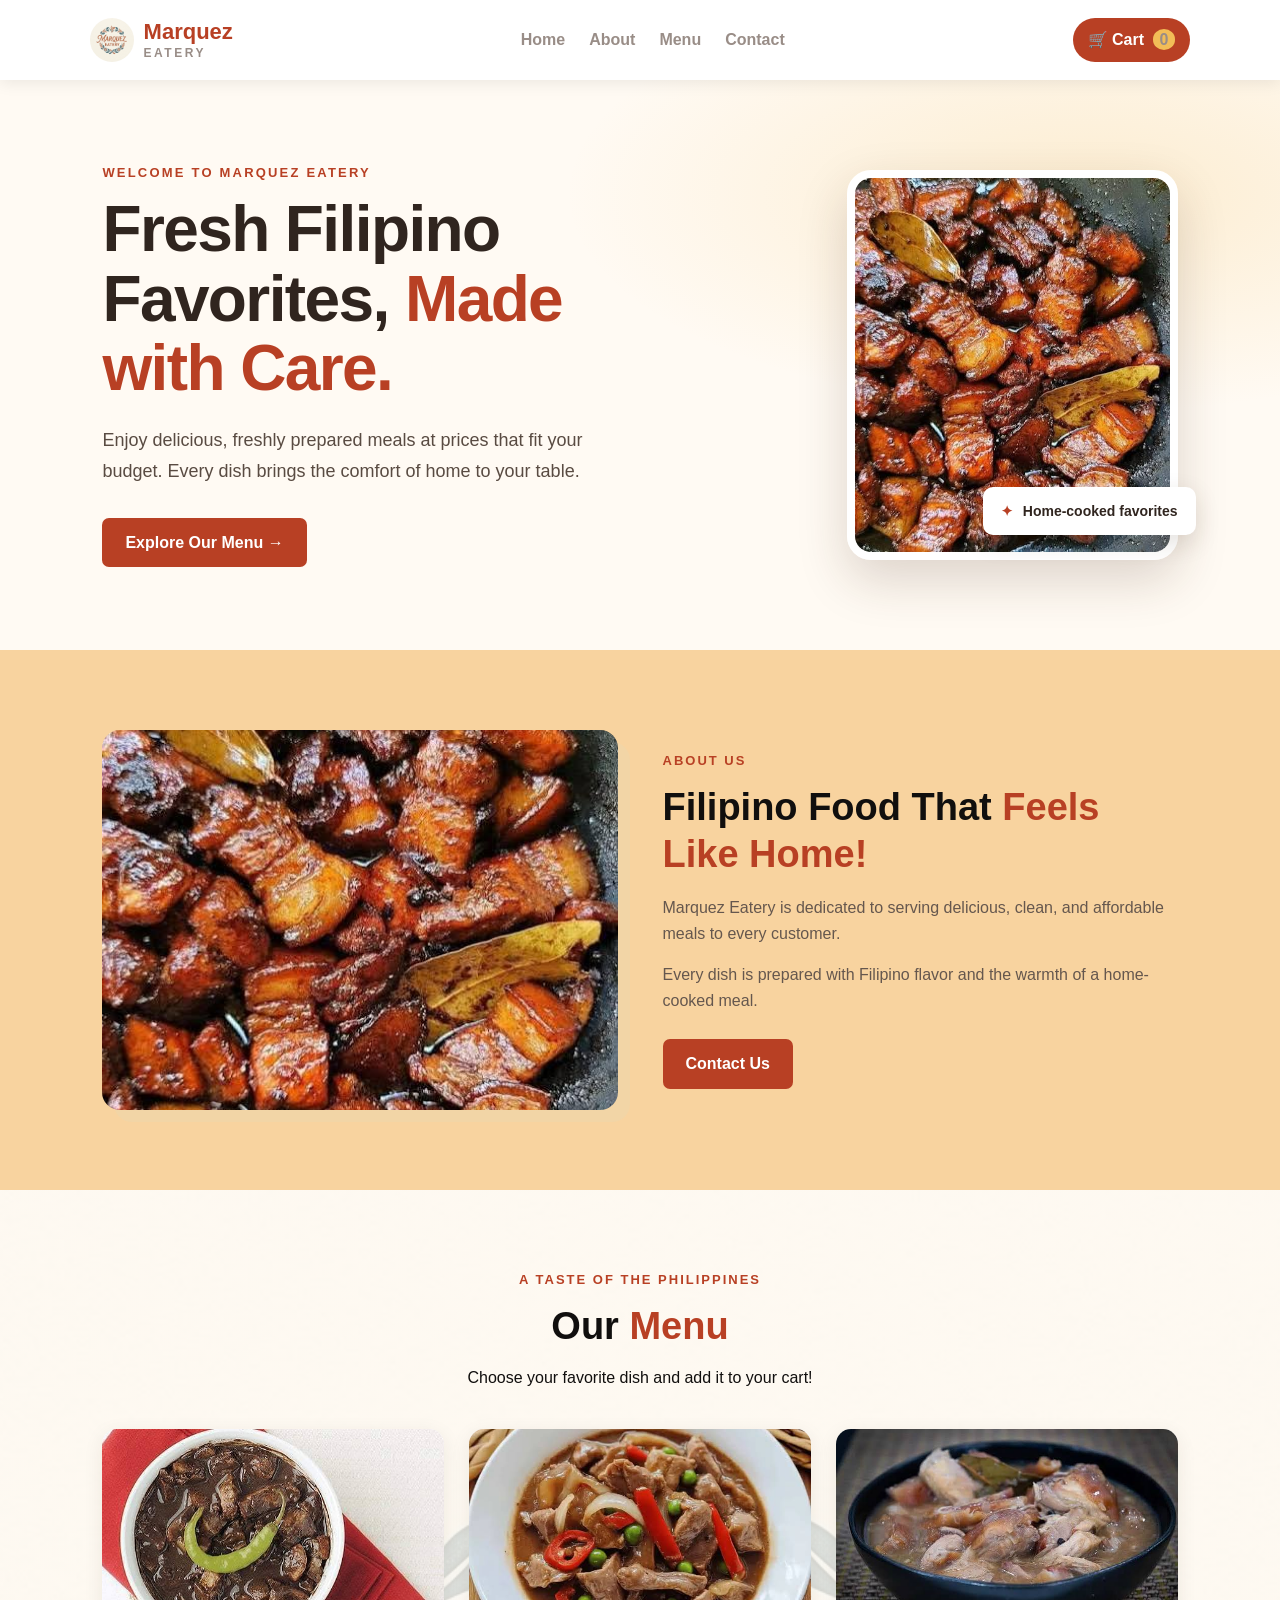
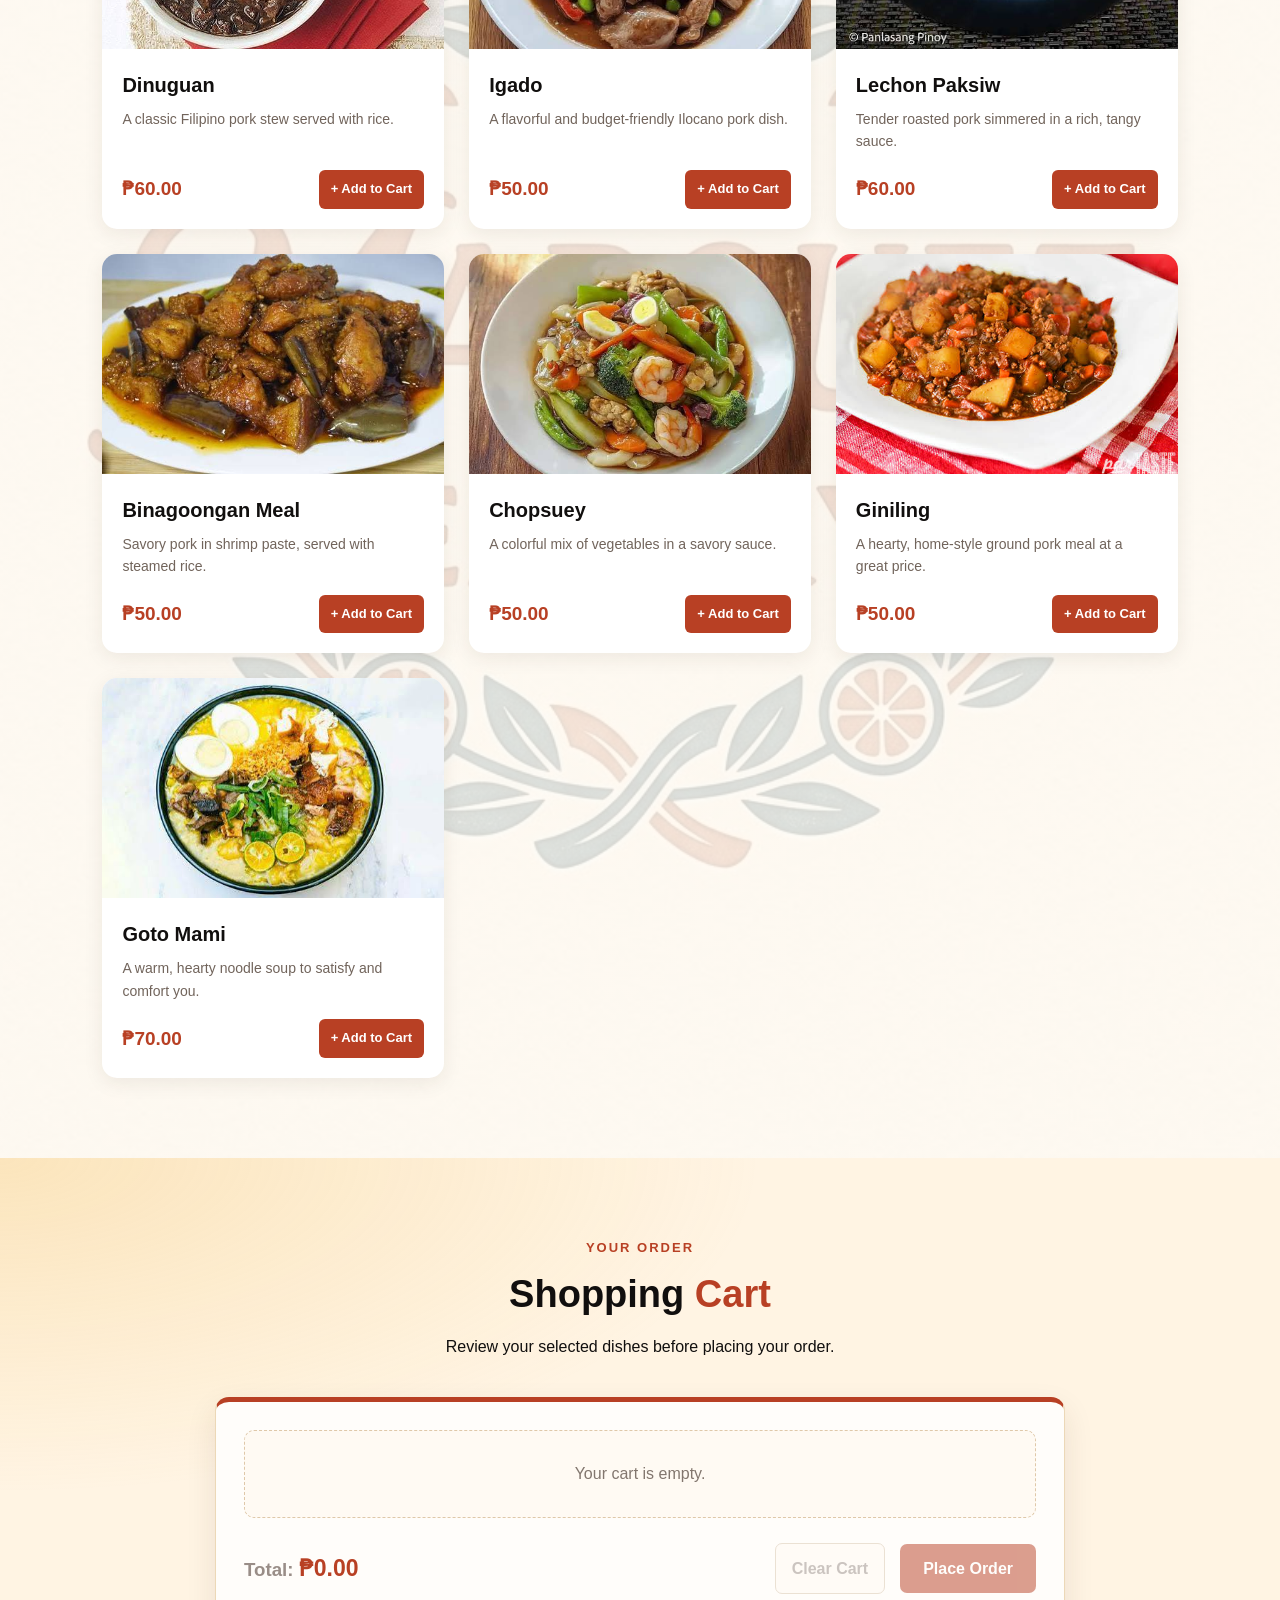
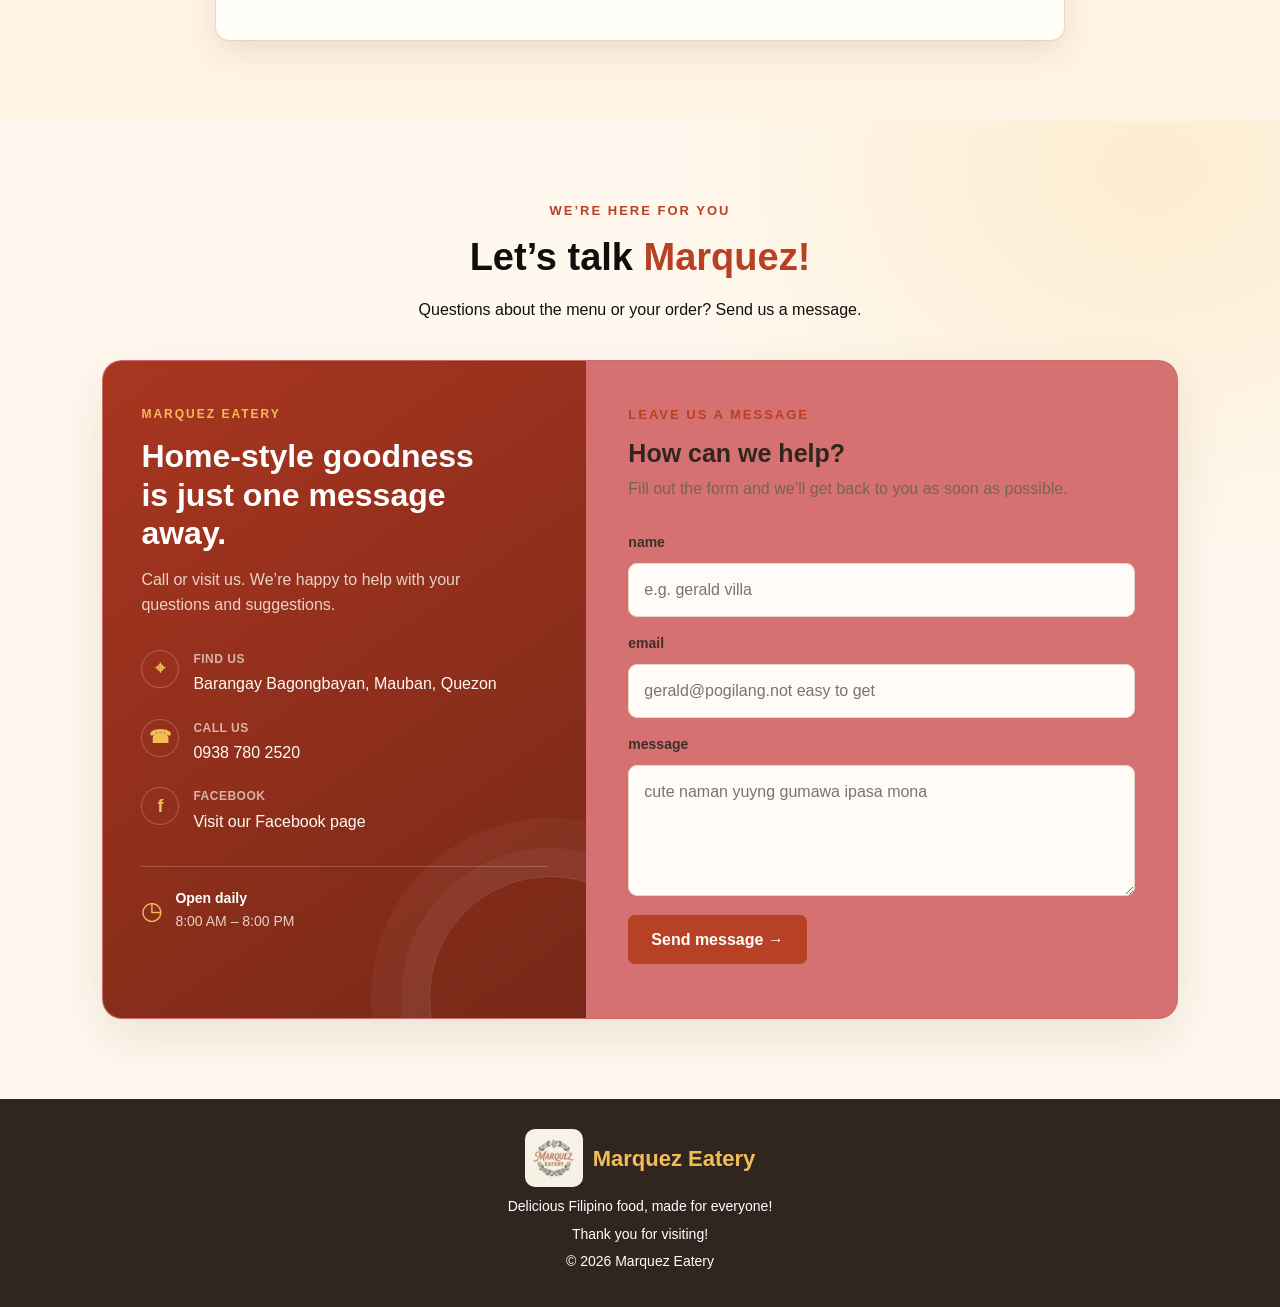
<file: index.html>
<!DOCTYPE html>
<html lang="en">
<head>
    <meta charset="UTF-8">
    <meta name="viewport" content="width=device-width, initial-scale=1.0">
    <meta name="description" content="Enjoy delicious, fresh, and affordable Filipino home-style meals at Marquez Eatery.">
    <title>Marquez Eatery | Home-Style Filipino Food</title>
    
    <link rel="stylesheet" href="style.css">

   <script src="javascript.js" defer></script>
</head>
<body>

    
    <header class="header">
        <a href="#home" class="logo" aria-label="Marquez Eatery home">
            <img src="cf549460-9e43-4b8b-85ea-778e38f6f900.jpg" alt="Marquez logo" class="logo-icon">
            <span class="logo-name">Marquez<small>Eatery</small></span>
        </a>

        <nav class="navbar" aria-label="Main navigation">
            <a href="#home" aria-current="page">Home</a>
            <a href="about.html">About</a>
            <a href="menu.html">Menu</a>
            <a href="contact.html">Contact</a>
        </nav>

        <a href="#cart" class="cart-link">
            🛒 Cart <span id="cart-count">0</span>
        </a>
    </header>

    <main>
    <section class="hero" id="home">
        <div class="hero-content">
            <p class="tagline">WELCOME TO MARQUEZ EATERY</p>
            <h1>Fresh Filipino Favorites, <span>Made with Care.</span></h1>
            <p class="hero-description">
                Enjoy delicious, freshly prepared meals at prices that fit your budget.
                Every dish brings the comfort of home to your table.
            </p>
            <a href="menu.html#menu" class="btn">Explore Our Menu <span aria-hidden="true">→</span></a>
        </div>
        <div class="hero-visual">
            <img src="adobo.jpg" alt="A freshly prepared Filipino adobo meal">
            <p class="hero-badge"><span aria-hidden="true">✦</span> Home-cooked favorites</p>
        </div>
    </section>

    <section class="about section" id="about">
        <div class="about-image">
        <img
                src="adobo.jpg"
                alt="Delicious home-style Filipino food">
        </div>

        <div class="about-content">
        <p class="tagline">ABOUT US</p>
        <h2>Filipino Food That <span>Feels Like Home!</span></h2>

        <p>
            Marquez Eatery is dedicated to serving delicious,
            clean, and affordable meals to every customer.
        </p>

        <p>
            Every dish is prepared with Filipino flavor and
            the warmth of a home-cooked meal.
        </p>

        <a href="#contact" class="btn">Contact Us</a>
        </div>
    </section>

    
    <section class="menu-section section" id="menu">
        
        <div class="section-heading">
        <p class="tagline">A TASTE OF THE PHILIPPINES</p>
        <h2>Our <span>Menu</span></h2>
        <p>Choose your favorite dish and add it to your cart!</p>
        </div>

        <div class="menu-container">

        <div class="food-card">
            <img src="dinuguan.jpg"
                alt="Dinuguan">
            <div class="food-info">
            <h3>Dinuguan</h3>
            <p>A classic Filipino pork stew served with rice.</p>
            <div class="food-bottom">
            <strong>₱60.00</strong>
            <button type="button" class="add-btn" data-id="1">+ Add to Cart</button>
            </div>
            </div>
            </div>

        <div class="food-card">
            <img src="igado.jpg"
            alt="Igado">
            <div class="food-info">
            <h3>Igado</h3>
            <p>A flavorful and budget-friendly Ilocano pork dish.</p>
            <div class="food-bottom">
            <strong>₱50.00</strong>
            <button type="button" class="add-btn" data-id="2">+ Add to Cart</button>
            </div>
            </div>
            </div>

            <div class="food-card">
                <img src="lechon paksiw.jpg"
                     alt="Lechon Paksiw">
                <div class="food-info">
                <h3>Lechon Paksiw</h3>
                <p>Tender roasted pork simmered in a rich, tangy sauce.</p>
                <div class="food-bottom">
                <strong>₱60.00</strong>
                        <button type="button" class="add-btn" data-id="3">+ Add to Cart</button>
                    </div>
                </div>
            </div>

            <div class="food-card">
                <img src="binagoongan.jpg"
                     alt="Binagoongan">
                <div class="food-info">
                    <h3>Binagoongan Meal</h3>
                    <p>Savory pork in shrimp paste, served with steamed rice.</p>
                    <div class="food-bottom">
                        <strong>₱50.00</strong>
                        <button type="button" class="add-btn" data-id="4">+ Add to Cart</button>
                    </div>
                </div>
            </div>

            <div class="food-card">
                <img src="chopsuey.jpg"
                     alt="Fresh Vegetable Dish">
                <div class="food-info">
                    <h3>Chopsuey</h3>
                    <p>A colorful mix of vegetables in a savory sauce.</p>
                    <div class="food-bottom">
                        <strong>₱50.00</strong>
                        <button type="button" class="add-btn" data-id="5">+ Add to Cart</button>
                    </div>
                </div>
            </div>

            <div class="food-card">
                <img src="giniling.jpg"
                     alt="Ground pork stew">
                <div class="food-info">
                    <h3>Giniling</h3>
                    <p>A hearty, home-style ground pork meal at a great price.</p>
                    <div class="food-bottom">
                        <strong>₱50.00</strong>
                        <button type="button" class="add-btn" data-id="6">+ Add to Cart</button>
                    </div>
                </div>
            </div>

            <div class="food-card">
                <img src="goto mami.jpg" alt="Goto Mami">
                <div class="food-info">
                    <h3>Goto Mami</h3>
                    <p>A warm, hearty noodle soup to satisfy and comfort you.</p>
                    <div class="food-bottom">
                        <strong>₱70.00</strong>
                        <button type="button" class="add-btn" data-id="7">+ Add to Cart</button>
                    </div>
                </div>
            </div>

        </div>
    </section>

    <section class="cart-section section" id="cart">
        <div class="section-heading">
            <p class="tagline">YOUR ORDER</p>
            <h2>Shopping <span>Cart</span></h2>
            <p>Review your selected dishes before placing your order.</p>
        </div>

        <div class="cart-box">
            <div id="cart-items">
                <p class="empty-cart">Your cart is empty.</p>
            </div>

            <div class="cart-summary">
                <h3>Total: <span id="cart-total">₱0.00</span></h3>
                <button type="button" id="clear-cart" class="clear-btn">Clear Cart</button>
                <button type="button" id="checkout-btn" class="btn checkout-btn">
                    Place Order
                </button>
            </div>

            <p id="cart-message" class="message" aria-live="polite"></p>
        </div>
    </section>

    <section class="contact-section section" id="contact">
        <div class="section-heading">
            <p class="tagline">WE’RE HERE FOR YOU</p>
            <h2>Let’s talk <span>Marquez!</span></h2>
            <p>Questions about the menu or your order? Send us a message.</p>
        </div>

        <div class="contact-box">
            <div class="contact-info" aria-labelledby="contact-info-title">
                <p class="contact-eyebrow">MARQUEZ EATERY</p>
                <h3 id="contact-info-title">Home-style goodness is just one message away.</h3>
                <p class="contact-intro">Call or visit us. We’re happy to help with your questions and suggestions.</p>

                <div class="contact-details">
                    <div class="contact-detail">
                        <span class="contact-icon" aria-hidden="true">⌖</span>
                        <div>
                            <h4>Find us</h4>
                            <a href="https://maps.google.com/?q=Barangay+Bagongbayan,+Mauban,+Quezon" target="_blank" rel="noopener noreferrer">Barangay Bagongbayan, Mauban, Quezon</a>
                        </div>
                    </div>
                    <div class="contact-detail">
                        <span class="contact-icon" aria-hidden="true">☎</span>
                        <div>
                            <h4>Call us</h4>
                            <a href="tel:+63937802520">0938 780 2520</a>
                        </div>
                    </div>
                    <div class="contact-detail">
                        <span class="contact-icon" aria-hidden="true">f</span>
                        <div>
                            <h4>Facebook</h4>
                            <a href="https://www.facebook.com/" target="_blank" rel="noopener noreferrer">Visit our Facebook page</a>
                        </div>
                    </div>
                </div>

                <div class="contact-hours">
                    <span aria-hidden="true">◷</span>
                    <p><strong>Open daily</strong><br>8:00 AM – 8:00 PM</p>
                </div>
            </div>

            <div class="contact-form-panel">
                <div class="contact-form-heading">
                    <p class="tagline">LEAVE US A MESSAGE</p>
                    <h3>How can we help?</h3>
                    <p>Fill out the form and we’ll get back to you as soon as possible.</p>
                </div>
                <form id="contact-form">
                    <label for="contact-name">name</label>
                    <input type="text" id="contact-name"
                           name="name" autocomplete="name" placeholder="e.g. gerald villa" required>

                    <label for="contact-email">email</label>
                    <input type="email" id="contact-email"
                           name="email" autocomplete="email" placeholder="gerald@pogilang.not easy to get" required>

                    <label for="contact-text">message</label>
                    <textarea id="contact-text"
                              name="message" placeholder="cute naman yuyng gumawa ipasa mona " rows="4"
                              required></textarea>

                    <button type="submit" class="btn">Send message <span aria-hidden="true">→</span></button>
                    <p id="contact-message" aria-live="polite"></p>
                </form>
            </div>
        </div>
    </section>
    </main>

    <footer class="footer">
        <h3 class="footer-brand">
            <img src="cf549460-9e43-4b8b-85ea-778e38f6f900.jpg" alt="Marquez Eatery logo" class="footer-logo">
            <span>Marquez Eatery</span>
        </h3>
        <p>Delicious Filipino food, made for everyone!</p>
        <p>Thank you for visiting!</p>
        <p>© 2026 Marquez Eatery</p>
    </footer>

</body>
</html>
</file>
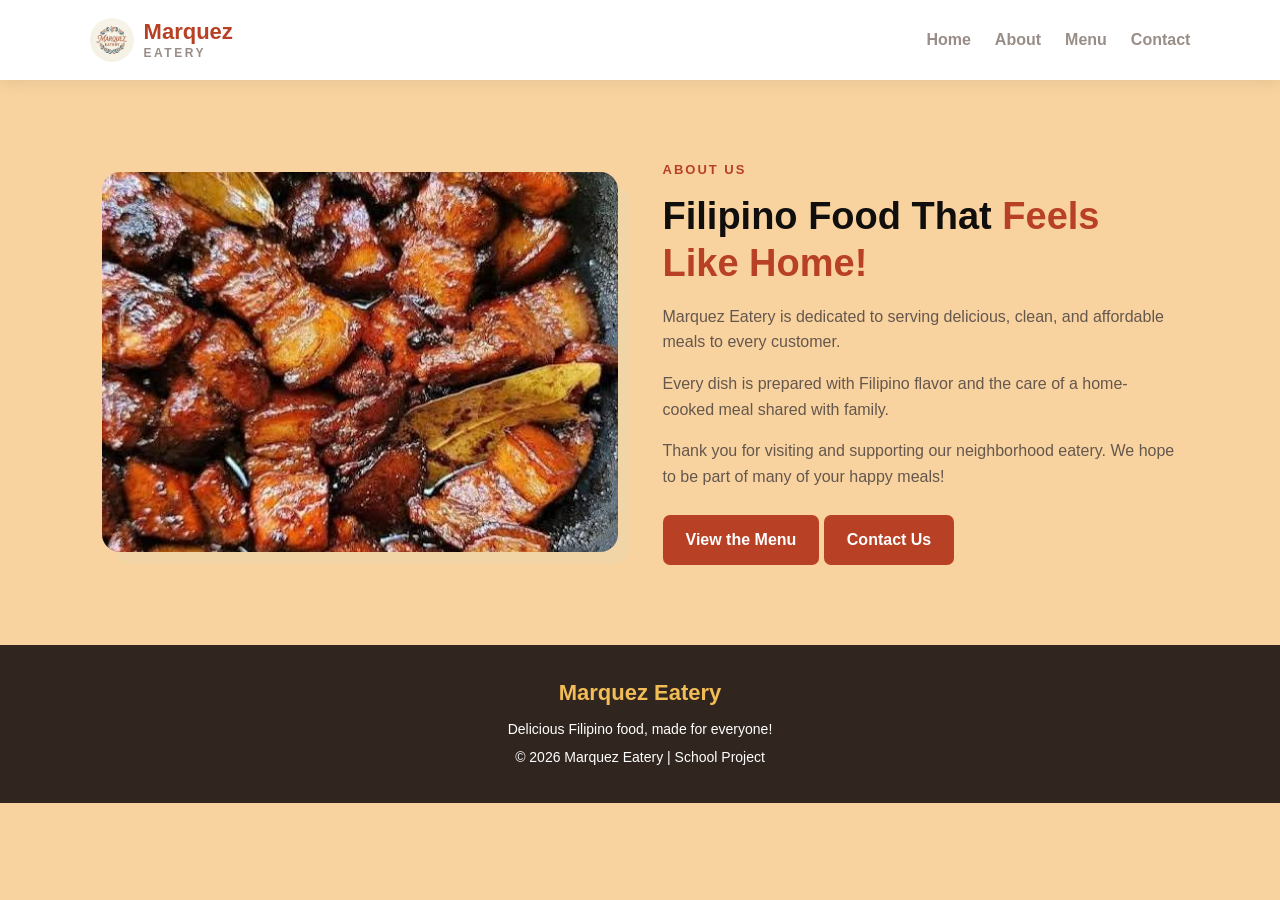
<file: about.html>
<!DOCTYPE html>
<html lang="en">
<head>
    <meta charset="UTF-8">
    <meta name="viewport" content="width=device-width, initial-scale=1.0">
    <meta name="description" content="Meet Marquez Eatery and discover our home-style Filipino food.">
    <title>About Us | Marquez Eatery</title>
    <link rel="stylesheet" href="style.css">
</head>
<body class="about-page">
        
    <header class="header">
        <a href="#home" class="logo" aria-label="Marquez Eatery home">
            <img src="cf549460-9e43-4b8b-85ea-778e38f6f900.jpg" alt="Marquez logo" class="logo-icon">
            <span class="logo-name">Marquez<small>Eatery</small></span>
        </a>

        <nav class="navbar" aria-label="Main navigation">
            <a href="index.html">Home</a>
            <a href="about.html" aria-current="page">About</a>
            <a href="menu.html">Menu</a>
            <a href="contact.html">Contact</a>
        </nav>
    </header>

    <main>
        <section class="about section" id="about">
            <div class="about-image">
                <img src="adobo.jpg" alt="Home-style Filipino food">
            </div>

            <div class="about-content">
                <p class="tagline">ABOUT US</p>
                <h1>Filipino Food That <span>Feels Like Home!</span></h1>

                <p>
                    Marquez Eatery is dedicated to serving delicious,
                    clean, and affordable meals to every customer.
                </p>

                <p>
                    Every dish is prepared with Filipino flavor and the care
                    of a home-cooked meal shared with family.
                </p>

                <p>
                    Thank you for visiting and supporting our neighborhood eatery.
                    We hope to be part of many of your happy meals!
                </p>

                <a href="menu.html" class="btn">View the Menu</a>
                <a href="contact.html" class="btn">Contact Us</a>
            </div>
        </section>
    </main>

    <footer class="footer">
        <h3>Marquez Eatery</h3>
        <p>Delicious Filipino food, made for everyone!</p>
        <p>© 2026 Marquez Eatery | School Project</p>
    </footer>
</body>
</html>
</file>
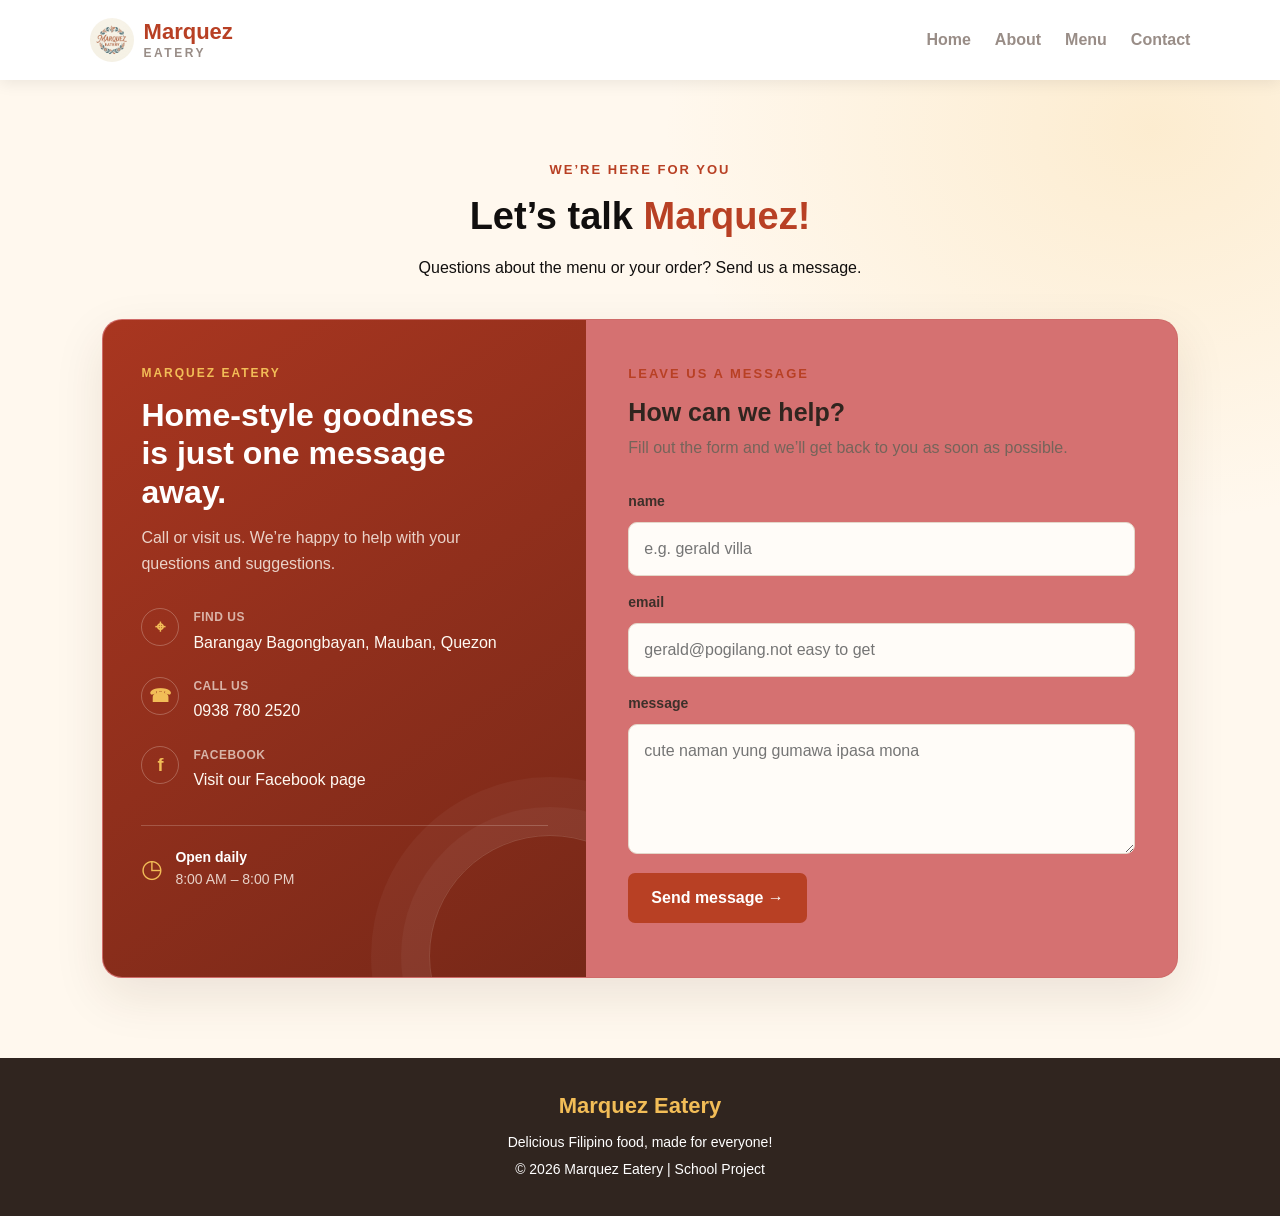
<file: contact.html>
<!DOCTYPE html>
<html lang="en">
<head>
    <meta charset="UTF-8">
    <meta name="viewport" content="width=device-width, initial-scale=1.0">
    <meta name="description" content="Contact Marquez Eatery with your questions and suggestions.">
    <title>Contact | Marquez Eatery</title>
    <link rel="stylesheet" href="style.css">
    <script src="javascript.js" defer></script>
</head>
<body class="contact-page">
    
    
    <header class="header">
        <a href="#home" class="logo" aria-label="Marquez Eatery home">
            <img src="cf549460-9e43-4b8b-85ea-778e38f6f900.jpg" alt="Marquez logo" class="logo-icon">
            <span class="logo-name">Marquez<small>Eatery</small></span>
        </a>


        <nav class="navbar" aria-label="Main navigation">
            <a href="index.html">Home</a>
            <a href="about.html">About</a>
            <a href="menu.html">Menu</a>
            <a href="contact.html" aria-current="page">Contact</a>
        </nav>
    </header>

    <main>
        <section class="contact-section section" id="contact">
            <div class="section-heading">
                <p class="tagline">WE’RE HERE FOR YOU</p>
                <h1>Let’s talk <span>Marquez!</span></h1>
                <p>Questions about the menu or your order? Send us a message.</p>
            </div>

            <div class="contact-box">
                <div class="contact-info" aria-labelledby="contact-info-title">
                    <p class="contact-eyebrow">MARQUEZ EATERY</p>
                    <h2 id="contact-info-title">Home-style goodness is just one message away.</h2>
                    <p class="contact-intro">Call or visit us. We’re happy to help with your questions and suggestions.</p>

                    <div class="contact-details">
                        <div class="contact-detail">
                            <span class="contact-icon" aria-hidden="true">⌖</span>
                            <div>
                                <h3>Find us</h3>
                                <a href="https://maps.google.com/?q=Barangay+Bagongbayan,+Mauban,+Quezon" target="_blank" rel="noopener noreferrer">Barangay Bagongbayan, Mauban, Quezon</a>
                            </div>
                        </div>
                        <div class="contact-detail">
                            <span class="contact-icon" aria-hidden="true">☎</span>
                            <div>
                                <h3>Call us</h3>
                                <a href="tel:+63937802520">0938 780 2520</a>
                            </div>
                        </div>
                        <div class="contact-detail">
                            <span class="contact-icon" aria-hidden="true">f</span>
                            <div>
                                <h3>Facebook</h3>
                                <a href="https://www.facebook.com/" target="_blank" rel="noopener noreferrer">Visit our Facebook page</a>
                            </div>
                        </div>
                    </div>

                    <div class="contact-hours">
                        <span aria-hidden="true">◷</span>
                        <p><strong>Open daily</strong><br>8:00 AM – 8:00 PM</p>
                    </div>
                </div>

                <div class="contact-form-panel">
                    <div class="contact-form-heading">
                        <p class="tagline">LEAVE US A MESSAGE</p>
                        <h2>How can we help?</h2>
                        <p>Fill out the form and we’ll get back to you as soon as possible.</p>
                    </div>
                    <form id="contact-form">
                        <label for="contact-name">name</label>
                        <input type="text" id="contact-name" name="name"
                               placeholder="e.g. gerald villa" autocomplete="name" required>

                        <label for="contact-email">email</label>
                        <input type="email" id="contact-email" name="email"
                               placeholder="gerald@pogilang.not easy to get" autocomplete="email" required>

                        <label for="contact-text">message</label>
                        <textarea id="contact-text" name="message"
                                  placeholder="cute naman yung gumawa ipasa mona" rows="4"
                                  required></textarea>

                        <button type="submit" class="btn">Send message <span aria-hidden="true">→</span></button>
                        <p id="contact-message" aria-live="polite"></p>
                    </form>
                </div>
            </div>
        </section>
    </main>

    <footer class="footer">
        <h3>Marquez Eatery</h3>
        <p>Delicious Filipino food, made for everyone!</p>
        <p>© 2026 Marquez Eatery | School Project</p>
    </footer>

</body>
</html>
</file>
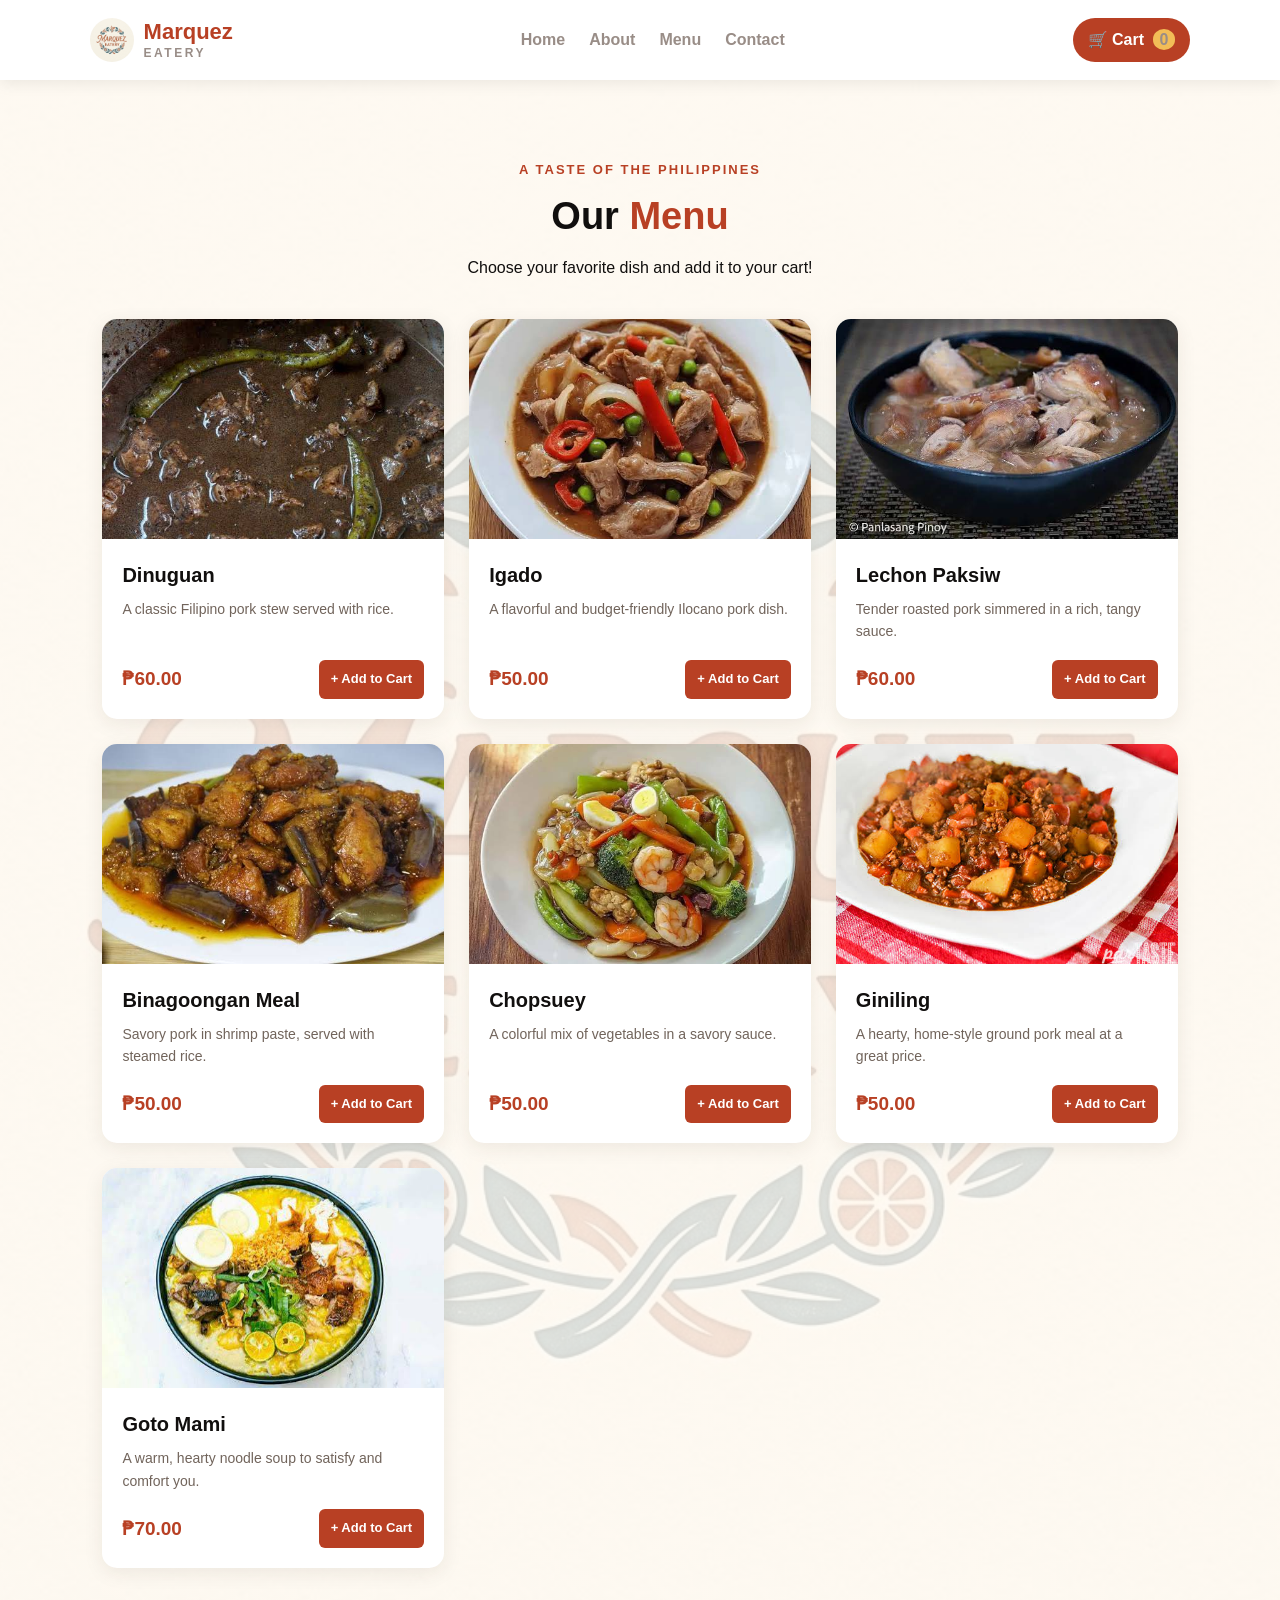
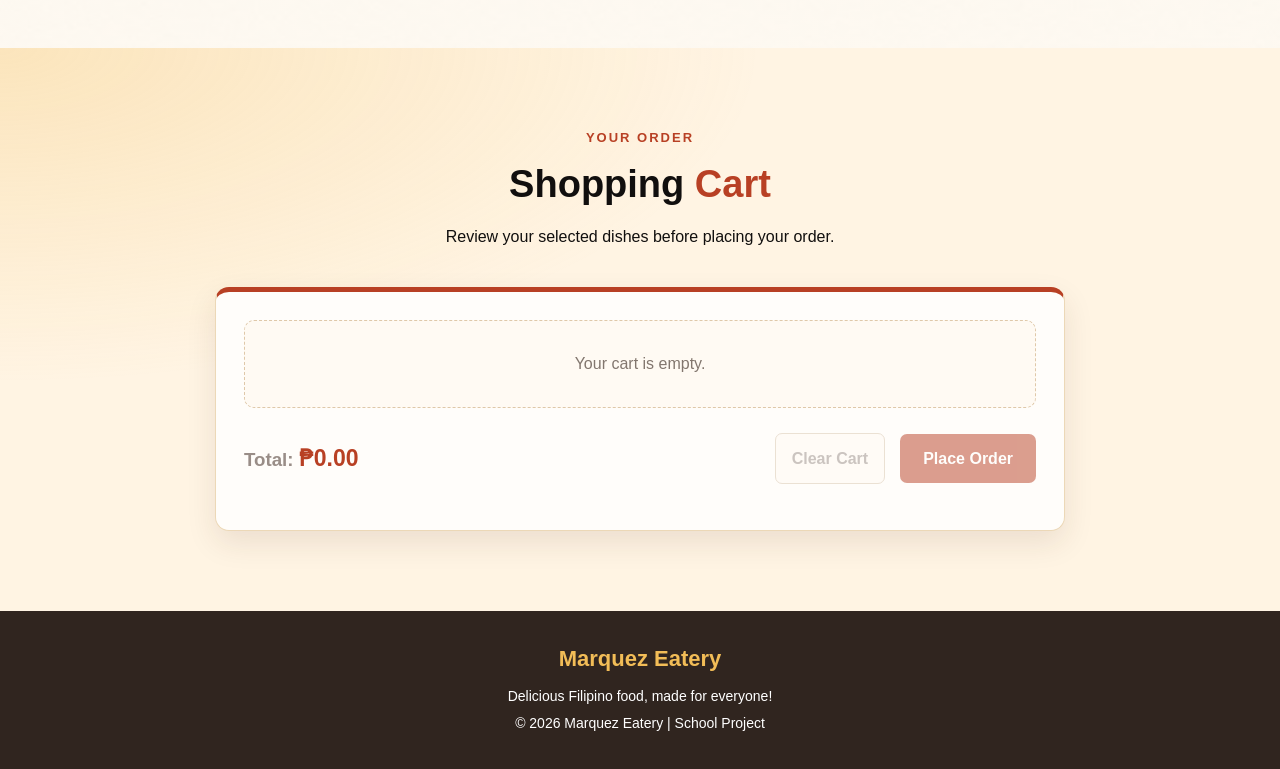
<file: menu.html>
<!DOCTYPE html>
<html lang="en">
<head>
    <meta charset="UTF-8">
    <meta name="viewport" content="width=device-width, initial-scale=1.0">
    <meta name="description" content="Browse the Marquez Eatery menu and add your favorite dishes to the cart.">
    <title>Menu | Marquez Eatery</title>
    <link rel="stylesheet" href="style.css">
    <script src="javascript.js" defer></script>
</head>
<body class="menu-page">
   
    <header class="header">
        <a href="#home" class="logo" aria-label="Marquez Eatery home">
            <img src="cf549460-9e43-4b8b-85ea-778e38f6f900.jpg" alt="Marquez logo" class="logo-icon">
            <span class="logo-name">Marquez<small>Eatery</small></span>
        </a>

        <nav class="navbar" aria-label="Main navigation">
            <a href="index.html">Home</a>
            <a href="about.html">About</a>
            <a href="menu.html" aria-current="page">Menu</a>
            <a href="contact.html">Contact</a>
        </nav>

        <a href="#cart" class="cart-link">
            🛒 Cart <span id="cart-count">0</span>
        </a>
    </header>

    <main>
        <section class="menu-section section" id="menu">
        <div class="section-heading">
        <p class="tagline">A TASTE OF THE PHILIPPINES</p>
        <h2>Our <span>Menu</span></h2>
        <p>Choose your favorite dish and add it to your cart!</p>
        </div>

        <div class="menu-container">

        <div class="food-card">
            <img src="dinugoan.jpg"
                alt="Dinuguan">
            <div class="food-info">
            <h3>Dinuguan</h3>
            <p>A classic Filipino pork stew served with rice.</p>
            <div class="food-bottom">
            <strong>₱60.00</strong>
            <button type="button" class="add-btn" data-id="1">+ Add to Cart</button>
            </div>
            </div>
            </div>

            <div class="food-card">
            <img src="igado.jpg"
            alt="Igado">
            <div class="food-info">
            <h3>Igado</h3>
            <p>A flavorful and budget-friendly Ilocano pork dish.</p>
            <div class="food-bottom">
            <strong>₱50.00</strong>
            <button type="button" class="add-btn" data-id="2">+ Add to Cart</button>
            </div>
            </div>
            </div>

            <div class="food-card">
                <img src="lechon paksiw.jpg"
                     alt="Lechon Paksiw">
                <div class="food-info">
                <h3>Lechon Paksiw</h3>
                <p>Tender roasted pork simmered in a rich, tangy sauce.</p>
                <div class="food-bottom">
                <strong>₱60.00</strong>
                        <button type="button" class="add-btn" data-id="3">+ Add to Cart</button>
                    </div>
                </div>
            </div>

            <div class="food-card">
                <img src="binagoongan.jpg"
                     alt="Binagoongan">
                <div class="food-info">
                    <h3>Binagoongan Meal</h3>
                    <p>Savory pork in shrimp paste, served with steamed rice.</p>
                    <div class="food-bottom">
                        <strong>₱50.00</strong>
                        <button type="button" class="add-btn" data-id="4">+ Add to Cart</button>
                    </div>
                </div>
            </div>

            <div class="food-card">
                <img src="chopsuey.jpg"
                     alt="Fresh Vegetable Dish">
                <div class="food-info">
                    <h3>Chopsuey</h3>
                    <p>A colorful mix of vegetables in a savory sauce.</p>
                    <div class="food-bottom">
                        <strong>₱50.00</strong>
                        <button type="button" class="add-btn" data-id="5">+ Add to Cart</button>
                    </div>
                </div>
            </div>

            <div class="food-card">
                <img src="giniling.jpg"
                     alt="Ground pork stew">
                <div class="food-info">
                    <h3>Giniling</h3>
                    <p>A hearty, home-style ground pork meal at a great price.</p>
                    <div class="food-bottom">
                        <strong>₱50.00</strong>
                        <button type="button" class="add-btn" data-id="6">+ Add to Cart</button>
                    </div>
                </div>
            </div>

            <div class="food-card">
                <img src="goto mami.jpg" alt="Goto Mami">
                <div class="food-info">
                    <h3>Goto Mami</h3>
                    <p>A warm, hearty noodle soup to satisfy and comfort you.</p>
                    <div class="food-bottom">
                        <strong>₱70.00</strong>
                        <button type="button" class="add-btn" data-id="7">+ Add to Cart</button>
                    </div>
                </div>
            </div>
        </div>

       

    </section>


        <section class="cart-section section" id="cart">
            <div class="section-heading">
                <p class="tagline">YOUR ORDER</p>
                <h2>Shopping <span>Cart</span></h2>
                <p>Review your selected dishes before placing your order.</p>
            </div>

            <div class="cart-box">
                <div id="cart-items">
                    <p class="empty-cart">Your cart is empty.</p>
                </div>

                <div class="cart-summary">
                    <h3>Total: <span id="cart-total">₱0.00</span></h3>
                    <button type="button" id="clear-cart" class="clear-btn">Clear Cart</button>
                    <button type="button" id="checkout-btn" class="btn checkout-btn">Place Order</button>
                </div>

                <p id="cart-message" class="message" aria-live="polite"></p>
            </div>
        </section>
    </main>

    <footer class="footer">
        <h3>Marquez Eatery</h3>
        <p>Delicious Filipino food, made for everyone!</p>
        <p>© 2026 Marquez Eatery | School Project</p>
    </footer>
</body>
</html>
</file>
<file: style.css>
* {
    margin: 0;
    padding: 0;
    box-sizing: border-box;
}

html {
    scroll-behavior: smooth;
    scroll-padding-top: 90px;
}

body {
    font-family: Arial, Helvetica, sans-serif;
    background: #f8d39f;
    color: #110f0e;
    line-height: 1.6;
}

img {
    display: block;
    width: 100%;
    object-fit: cover;
}

a {
    text-decoration: none;
}

a:focus-visible,
button:focus-visible {
    outline: 3px solid var(--primary-dark);
    outline-offset: 3px;
}

button,
input,
textarea {
    font: inherit;
}

button {
    cursor: pointer;
}

:root {
    --primary: #b84024;
    --primary-dark: #8f2c18;
    --gold: #f2bd57;
    --cream: #fffaf3;
    --dark: #998d87;
}


.header {
    background: #ffffff;
    display: flex;
    align-items: center;
    justify-content: space-between;
    gap: 20px;
    padding: 18px 7%;
    position: sticky;
    top: 0;
    z-index: 100;
    box-shadow: 0 3px 15px rgba(0, 0, 0, 0.08);
}

.logo {
    display: flex;
    align-items: center;
    gap: 10px;
    color: var(--primary);
    font-size: 22px;
    font-weight: 800;
    white-space: nowrap;
}

.logo-icon {
    width: 44px;
    height: 44px;
    flex: 0 0 auto;
    border-radius: 50%;
}

.logo-name {
    display: flex;
    flex-direction: column;
    line-height: 1;
}

.logo-name small {
    margin-top: 4px;
    color: var(--dark);
    font-size: 12px;
    font-weight: 700;
    letter-spacing: 2.5px;
    text-transform: uppercase;
}

.navbar {
    display: flex;
    gap: 24px;
    flex-wrap: wrap;
}

.navbar a {
    color: var(--dark);
    font-weight: 600;
    transition: color 0.3s;
}

.navbar a:hover {
    color: var(--primary);
}

.cart-link {
    background: var(--primary);
    color: white;
    padding: 9px 15px;
    border-radius: 25px;
    font-weight: bold;
    white-space: nowrap;
}

#cart-count {
    background: var(--gold);
    color: var(--dark);
    padding: 2px 7px;
    border-radius: 50%;
    margin-left: 4px;
}


.hero {
    min-height: 570px;
    display: grid;
    grid-template-columns: minmax(0, 1.05fr) minmax(300px, 0.95fr);
    align-items: center;
    gap: clamp(35px, 6vw, 80px);
    padding: 75px 8%;
    color: #30251f;
    background:
        radial-gradient(ellipse at 85% 20%, rgba(242, 189, 87, 0.22), transparent 34%),
        var(--cream);
}

.hero-content {
    max-width: 650px;
}

.tagline {
    color: var(--primary);
    font-size: 13px;
    font-weight: 800;
    letter-spacing: 2px;
    margin-bottom: 12px;
}

.hero .tagline {
    color: var(--primary);
    letter-spacing: 2.2px;
}

.hero h1 {
    max-width: 650px;
    color: #30251f;
    font-size: clamp(40px, 5.2vw, 64px);
    font-weight: 800;
    letter-spacing: -1.6px;
    line-height: 1.08;
    margin-bottom: 22px;
}

.hero h1 span {
    color: var(--primary);
}

.hero-description {
    max-width: 540px;
    margin-bottom: 30px;
    color: #594b42;
    font-size: 18px;
    line-height: 1.75;
}

.hero-visual {
    position: relative;
    max-width: 500px;
    justify-self: end;
}

.hero-visual img {
    height: 390px;
    border: 8px solid white;
    border-radius: 24px;
    box-shadow: 0 20px 50px rgba(67, 39, 23, 0.18);
}

.hero-badge {
    position: absolute;
    right: -18px;
    bottom: 25px;
    padding: 13px 18px;
    border-radius: 10px;
    background: white;
    box-shadow: 0 8px 24px rgba(67, 39, 23, 0.14);
    color: #30251f;
    font-size: 14px;
    font-weight: 700;
}

.hero-badge span {
    margin-right: 6px;
    color: var(--primary);
}


.btn {
    display: inline-block;
    background: var(--primary);
    color: white;
    border: none;
    padding: 12px 23px;
    border-radius: 7px;
    font-weight: bold;
    transition: background 0.3s, transform 0.3s;
}

.btn:hover {
    background: var(--primary-dark);
    transform: translateY(-2px);
}


.section {
    padding: 80px 8%;
}

.section-heading {
    text-align: center;
    margin: 0 auto 38px;
}

.section-heading h1,
.section-heading h2,
.about-content h1,
.about-content h2 {
    font-size: clamp(28px, 4vw, 38px);
    line-height: 1.25;
    margin-bottom: 15px;
}

.section-heading h1 span,
.section-heading h2 span,
.about-content h1 span,
.about-content h2 span {
    color: var(--primary);
}


.about {
    display: grid;
    grid-template-columns: 1fr 1fr;
    gap: 45px;
    align-items: center;
}

.about-image img {
    height: 380px;
    border-radius: 18px;
    box-shadow: 12px 12px 0 #f2d5a6;
}

.about-content > p:not(.tagline) {
    margin: 16px 0;
    color: #65574e;
}

.about-content .btn {
    margin-top: 10px;
}


.menu-section {
    background-color: #fffaf3;
    background:
        linear-gradient(rgba(255, 250, 243, 0.82), rgba(255, 250, 243, 0.82)),
        url("cf549460-9e43-4b8b-85ea-778e38f6f900.jpg");
    background-position: center;
    background-size: cover;
    background-repeat: no-repeat;
}

.menu-container {
    display: grid;
    grid-template-columns: repeat(3, minmax(0, 1fr));
    gap: 25px;
}

.food-card {
    background: white;
    border-radius: 15px;
    overflow: hidden;
    box-shadow: 0 5px 20px rgba(48, 37, 31, 0.08);
    transition: transform 0.3s, box-shadow 0.3s;
}

.food-card:hover {
    transform: translateY(-7px);
    box-shadow: 0 12px 25px rgba(48, 37, 31, 0.14);
}

.food-card img {
    height: 220px;
}

.food-card-art {
    display: flex;
    align-items: center;
    justify-content: center;
    height: 220px;
    background: linear-gradient(135deg, #f8dfae, #f2bd57);
    font-size: 88px;
}

.food-info {
    padding: 20px;
}

.food-info h3 {
    font-size: 20px;
    margin-bottom: 7px;
}

.food-info p {
    color: #71645b;
    font-size: 14px;
    min-height: 45px;
    margin-bottom: 17px;
}

.food-bottom {
    display: flex;
    align-items: center;
    justify-content: space-between;
    gap: 10px;
    flex-wrap: wrap;
}

.food-bottom strong {
    color: var(--primary);
    font-size: 19px;
}

.add-btn {
    border: none;
    background: var(--primary);
    color: white;
    padding: 9px 12px;
    border-radius: 6px;
    font-size: 13px;
    font-weight: bold;
    transition: background 0.3s;
}

.add-btn:hover {
    background: var(--primary-dark);
}


.cart-section {
    background:
        radial-gradient(ellipse at top left, rgba(242, 189, 87, 0.28), transparent 42%),
        #fff4e3;
}

.cart-box {
    max-width: 850px;
    margin: auto;
    padding: 28px;
    border: 1px solid #ecd8b7;
    border-top: 5px solid var(--primary);
    border-radius: 14px;
    background: #fffdfa;
    box-shadow: 0 12px 30px rgba(72, 44, 25, 0.1);
}

.empty-cart {
    color: #82766e;
    text-align: center;
    padding: 30px 16px;
    border: 1px dashed #dfc8a9;
    border-radius: 10px;
    background: #fffaf3;
}

.cart-item {
    display: flex;
    justify-content: space-between;
    align-items: center;
    gap: 15px;
    flex-wrap: wrap;
    padding: 17px 14px;
    border-bottom: 1px solid #eee2d7;
    border-radius: 8px;
}

.cart-item:nth-child(odd) {
    background: #fffaf3;
}

.cart-item h4 {
    font-size: 16px;
    color: var(--dark);
}

.cart-item small {
    color: #74665d;
}

.quantity-controls {
    display: flex;
    align-items: center;
    gap: 10px;
}

.quantity-controls button {
    border: none;
    border-radius: 6px;
    background: #f7eee2;
    color: var(--dark);
    padding: 6px 11px;
    font-weight: bold;
    transition: background 0.2s, color 0.2s;
}

.quantity-controls button:hover {
    background: var(--gold);
}

.quantity-controls span {
    min-width: 24px;
    color: var(--primary-dark);
    font-weight: 700;
    text-align: center;
}

.quantity-controls .remove-btn {
    background: #fff0ec;
    color: #9f301d;
}

.quantity-controls .remove-btn:hover {
    background: #f8d7ce;
}

.cart-summary {
    display: flex;
    align-items: center;
    justify-content: flex-end;
    flex-wrap: wrap;
    gap: 15px;
    margin-top: 25px;
}

.cart-summary h3 {
    margin-right: auto;
    color: var(--dark);
}

#cart-total {
    color: var(--primary);
    font-size: 23px;
}

.clear-btn {
    padding: 12px 16px;
    border: 1px solid #d9c6ae;
    border-radius: 7px;
    background: #fffaf3;
    color: var(--dark);
    font-weight: 700;
    transition: background 0.2s, border-color 0.2s;
}

.clear-btn:hover {
    background: #f2e4d5;
    border-color: #b39976;
}

.cart-summary button:disabled {
    cursor: not-allowed;
    opacity: 0.5;
}

.message {
    margin-top: 18px;
    color: #26733b;
    font-weight: bold;
}


.contact-section {
    background:
        radial-gradient(ellipse at 90% 5%, rgba(242, 189, 87, 0.2), transparent 30%),
        #fff8ee;
}

.contact-page main,
.menu-page main,
.about-page main {
    animation: contact-page-enter 0.45s ease-out both;
}

@keyframes contact-page-enter {
    from {
        opacity: 0;
        transform: translateY(12px);
    }

    to {
        opacity: 1;
        transform: translateY(0);
    }
}

@media (prefers-reduced-motion: reduce) {
    .contact-page main,
    .menu-page main,
    .about-page main {
        animation: none;
    }
}

.contact-box {
    display: grid;
    grid-template-columns: 0.9fr 1.1fr;
    max-width: 1080px;
    margin: auto;
    overflow: hidden;
    background: rgb(213, 113, 113);
    border: 1px solid rgba(143, 44, 24, 0.08);
    border-radius: 20px;
    box-shadow: 0 18px 50px rgba(67, 39, 23, 0.1);
}

.contact-info {
    position: relative;
    padding: 44px 38px;
    overflow: hidden;
    background: linear-gradient(145deg, #a93620, #772818);
    color: #fac06e;
}

.contact-info::after {
    position: absolute;
    right: -85px;
    bottom: -100px;
    width: 240px;
    height: 240px;
    border: 1px solid rgba(255, 250, 243, 0.15);
    border-radius: 50%;
    box-shadow: 0 0 0 28px rgba(255, 250, 243, 0.04), 0 0 0 58px rgba(255, 250, 243, 0.04);
    content: "";
    pointer-events: none;
}

.contact-eyebrow {
    margin-bottom: 13px;
    color: var(--gold);
    font-size: 12px;
    font-weight: 800;
    letter-spacing: 2px;
}

.contact-info > h2,
.contact-info > h3 {
    max-width: 340px;
    margin-bottom: 14px;
    color: white;
    font-size: clamp(25px, 3vw, 32px);
    line-height: 1.2;
}

.contact-intro {
    max-width: 360px;
    color: rgba(255, 250, 243, 0.8);
}

.contact-details {
    display: grid;
    gap: 22px;
    margin-top: 32px;
}

.contact-detail {
    display: flex;
    align-items: flex-start;
    gap: 14px;
}

.contact-icon {
    display: grid;
    width: 38px;
    height: 38px;
    flex: 0 0 38px;
    place-items: center;
    border: 1px solid rgba(255, 250, 243, 0.25);
    border-radius: 50%;
    color: var(--gold);
    font-size: 18px;
    font-weight: 700;
}

.contact-detail h3,
.contact-detail h4 {
    margin-bottom: 2px;
    color: rgba(255, 250, 243, 0.65);
    font-size: 12px;
    font-weight: 700;
    letter-spacing: 0.5px;
    text-transform: uppercase;
}

.contact-detail a {
    color: #fffaf3;
    overflow-wrap: anywhere;
}

.contact-detail a:hover {
    color: var(--gold);
    text-decoration: underline;
}

.contact-hours {
    display: flex;
    align-items: center;
    gap: 12px;
    margin-top: 32px;
    padding-top: 20px;
    border-top: 1px solid rgba(255, 250, 243, 0.2);
}

.contact-hours > span {
    color: var(--gold);
    font-size: 25px;
}

.contact-hours p {
    color: rgba(255, 250, 243, 0.8);
    font-size: 14px;
}

.contact-hours strong {
    color: white;
}

.contact-form-panel {
    padding: 44px 42px;
}

.contact-form-heading {
    margin-bottom: 24px;
}

.contact-form-heading h2,
.contact-form-heading h3 {
    margin-bottom: 7px;
    color: #30251f;
    font-size: 25px;
    line-height: 1.25;
}

.contact-form-heading > p:last-child {
    color: #75645a;
}

#contact-form {
    display: flex;
    flex-direction: column;
    gap: 10px;
}

#contact-form label {
    margin-top: 5px;
    color: #3d302a;
    font-size: 14px;
    font-weight: 700;
}

#contact-form input,
#contact-form textarea {
    width: 100%;
    padding: 13px 15px;
    border: 1px solid #e4d7ca;
    border-radius: 9px;
    background: #fffcf8;
    color: #30251f;
    transition: border-color 0.2s, box-shadow 0.2s;
}

#contact-form input:focus,
#contact-form textarea:focus {
    outline: none;
    border-color: var(--primary);
    box-shadow: 0 0 0 3px rgba(184, 64, 36, 0.12);
}

#contact-form textarea {
    resize: vertical;
    min-height: 120px;
}

#contact-form .btn {
    align-self: flex-start;
    margin-top: 9px;
}

#contact-message {
    color: #26733b;
    font-size: 14px;
}


.footer {
    text-align: center;
    padding: 30px 15px;
    background: #30251f;
    color: white;
}

.footer h3 {
    color: var(--gold);
    font-size: 22px;
    margin-bottom: 8px;
}

.footer-brand {
    display: flex;
    align-items: center;
    justify-content: center;
    gap: 10px;
}

.footer-brand .footer-logo {
    width: 58px;
    height: 58px;
    border-radius: 10px;
    object-fit: contain;
}

.footer p {
    margin: 5px 0;
    font-size: 14px;
}


@media (max-width: 900px) {
    .header {
        padding: 16px 4%;
        flex-wrap: wrap;
    }

    .navbar {
        gap: 15px;
    }

    .menu-container {
        grid-template-columns: repeat(2, minmax(0, 1fr));
    }

    .section {
        padding: 65px 5%;
    }

    .hero {
        gap: 30px;
        padding-right: 6%;
        padding-left: 6%;
    }

    .hero-visual img {
        height: 320px;
    }
}


@media (max-width: 600px) {
    .header {
        justify-content: center;
        gap: 12px;
    }

    .logo {
        font-size: 21px;
    }

    .navbar {
        width: 100%;
        justify-content: center;
        gap: 18px;
    }

    .cart-link {
        padding: 7px 12px;
    }

    .hero {
        min-height: auto;
        grid-template-columns: 1fr;
        gap: 32px;
        padding: 55px 6% 65px;
    }

    .hero h1 {
        font-size: clamp(38px, 10vw, 48px);
        letter-spacing: -1px;
    }

    .hero-description {
        font-size: 16px;
    }

    .hero-visual {
        width: 100%;
        justify-self: center;
    }

    .hero-visual img {
        height: 260px;
        border-width: 6px;
        border-radius: 18px;
    }

    .hero-badge {
        right: 8px;
        bottom: 15px;
        font-size: 12px;
    }

    .about,
    .contact-box {
        grid-template-columns: 1fr;
    }

    .about-image img {
        height: 270px;
    }

    .menu-container {
        grid-template-columns: 1fr;
    }

    .food-card img {
        height: 240px;
    }

    .cart-box {
        padding: 20px;
    }

    .contact-info,
    .contact-form-panel {
        padding: 30px 24px;
    }

    .cart-summary {
        justify-content: flex-start;
    }

    .cart-summary h3 {
        width: 100%;
    }

    .cart-item {
        align-items: flex-start;
    }
}
</file>
